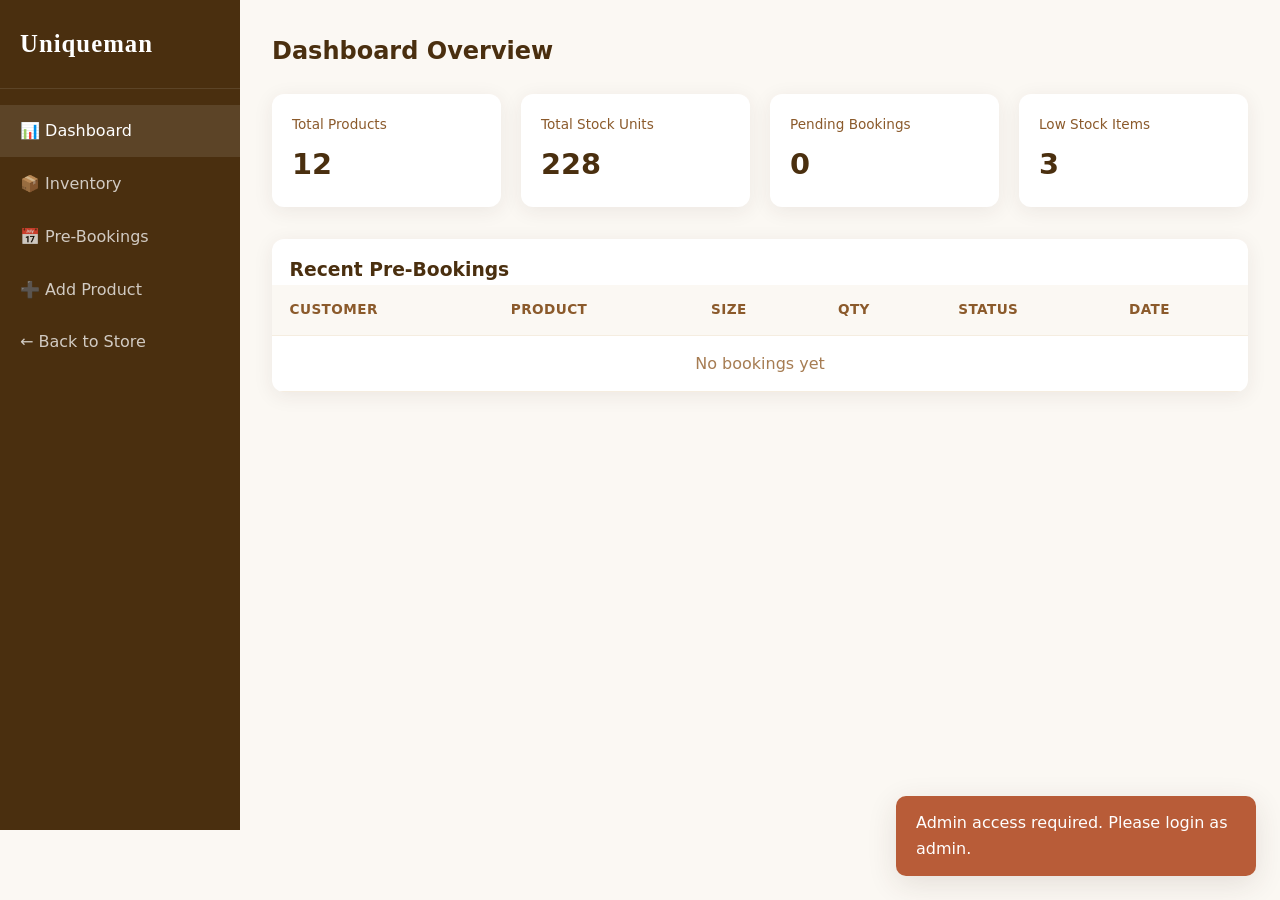
<file: admin.html>
<!DOCTYPE html>
<html lang="en">
<head>
  <meta charset="UTF-8">
  <meta name="viewport" content="width=device-width, initial-scale=1.0">
  <title>Admin Dashboard | Uniqueman</title>
  <link rel="stylesheet" href="css/style.css">
</head>
<body>
  <div id="header"></div>

  <div class="admin-mobile-nav" id="admin-mobile-nav">
    <a href="#dashboard" class="active" onclick="showSection('dashboard', this)">📊 Dashboard</a>
    <a href="#inventory" onclick="showSection('inventory', this)">📦 Inventory</a>
    <a href="#bookings" onclick="showSection('bookings', this)">📅 Bookings</a>
    <a href="#add-product" onclick="showSection('add-product', this)">➕ Add</a>
    <a href="index.html">← Store</a>
  </div>

  <div class="admin-layout">
    <aside class="admin-sidebar">
      <div class="logo" style="padding:0 1.25rem 1.5rem; color: white; font-family: Georgia, serif; letter-spacing: 0.04em;">
        Uniqueman
      </div>
      <ul class="admin-nav">
        <li><a href="#dashboard" class="active" onclick="showSection('dashboard', this)">📊 Dashboard</a></li>
        <li><a href="#inventory" onclick="showSection('inventory', this)">📦 Inventory</a></li>
        <li><a href="#bookings" onclick="showSection('bookings', this)">📅 Pre-Bookings</a></li>
        <li><a href="#add-product" onclick="showSection('add-product', this)">➕ Add Product</a></li>
        <li><a href="index.html">← Back to Store</a></li>
      </ul>
    </aside>

    <main class="admin-content">
      <div id="section-dashboard">
        <h2 style="margin-bottom:1.5rem">Dashboard Overview</h2>
        <div class="stats-grid" id="stats-grid"></div>
        <div class="table-wrapper">
          <h3 style="padding:1rem 1.1rem 0">Recent Pre-Bookings</h3>
          <table>
            <thead>
              <tr>
                <th>Customer</th>
                <th>Product</th>
                <th>Size</th>
                <th>Qty</th>
                <th>Status</th>
                <th>Date</th>
              </tr>
            </thead>
            <tbody id="recent-bookings"></tbody>
          </table>
        </div>
      </div>

      <div id="section-inventory" class="hidden">
        <div class="flex justify-between items-center mb-2">
          <h2>Inventory Management</h2>
          <button class="btn btn-primary btn-sm" onclick="showSection('add-product')">+ Add Product</button>
        </div>
        <div class="table-wrapper">
          <table>
            <thead>
              <tr>
                <th>Image</th>
                <th>Name</th>
                <th>Category</th>
                <th>Price</th>
                <th>Stock</th>
                <th>Actions</th>
              </tr>
            </thead>
            <tbody id="inventory-table"></tbody>
          </table>
        </div>
      </div>

      <div id="section-bookings" class="hidden">
        <h2 style="margin-bottom:1.5rem">Pre-Bookings</h2>
        <div class="table-wrapper">
          <table>
            <thead>
              <tr>
                <th>ID</th>
                <th>Customer</th>
                <th>Product</th>
                <th>Size / Qty</th>
                <th>Phone</th>
                <th>Status</th>
                <th>Actions</th>
              </tr>
            </thead>
            <tbody id="bookings-table"></tbody>
          </table>
        </div>
      </div>

      <div id="section-add-product" class="hidden">
        <h2 style="margin-bottom:1.5rem" id="product-form-title">Add New Product</h2>
        <div style="background:white;padding:1.5rem;border-radius:12px;box-shadow:var(--shadow);max-width:600px">
          <form id="product-form" onsubmit="handleProductSubmit(event)">
            <input type="hidden" id="edit-product-id">
            <div class="form-group">
              <label>Product Name *</label>
              <input type="text" id="p-name" class="form-control" required>
            </div>
            <div class="form-row">
              <div class="form-group">
                <label>Category *</label>
                <select id="p-category" class="form-control" required>
                  <option value="Shirts">Shirts</option>
                  <option value="Trousers">Trousers</option>
                  <option value="T-Shirts">T-Shirts</option>
                  <option value="Jackets">Jackets</option>
                  <option value="Accessories">Accessories</option>
                </select>
              </div>
              <div class="form-group">
                <label>Price (₹) *</label>
                <input type="number" id="p-price" class="form-control" min="0" required>
              </div>
            </div>
            <div class="form-row">
              <div class="form-group">
                <label>Original Price (optional)</label>
                <input type="number" id="p-original" class="form-control" min="0">
              </div>
              <div class="form-group">
                <label>Stock Quantity *</label>
                <input type="number" id="p-stock" class="form-control" min="0" required>
              </div>
            </div>
            <div class="form-group">
              <label>Sizes (comma separated) *</label>
              <input type="text" id="p-sizes" class="form-control" placeholder="S, M, L, XL" required>
            </div>
            <div class="form-group">
              <label>Image URL</label>
              <input type="url" id="p-image" class="form-control" placeholder="https://...">
            </div>
            <div class="form-group">
              <label>Description</label>
              <textarea id="p-desc" class="form-control" rows="2"></textarea>
            </div>
            <div class="form-group">
              <label>Badge (optional)</label>
              <input type="text" id="p-badge" class="form-control" placeholder="New, Bestseller, etc.">
            </div>
            <button type="submit" class="btn btn-primary">Save Product</button>
            <button type="button" class="btn btn-secondary" onclick="resetProductForm()">Cancel</button>
          </form>
        </div>
      </div>
    </main>
  </div>

  <script src="js/app.js"></script>
  <script>
    initData();

    if (!isAdmin()) {
      showToast('Admin access required. Please login as admin.', 'error');
      setTimeout(() => window.location.href = 'login.html', 1200);
    } else {
      document.getElementById('header').innerHTML = renderHeader('admin');
    }

    function showSection(name, linkEl) {
      document.querySelectorAll('[id^="section-"]').forEach(el => el.classList.add('hidden'));
      const section = document.getElementById('section-' + name);
      if (section) section.classList.remove('hidden');

      document.querySelectorAll('.admin-nav a').forEach(a => a.classList.remove('active'));
      document.querySelectorAll('.admin-mobile-nav a').forEach(a => a.classList.remove('active'));

      if (linkEl) {
        linkEl.classList.add('active');
        const href = linkEl.getAttribute('href');
        if (href) {
          document.querySelectorAll('.admin-nav a[href="' + href + '"], .admin-mobile-nav a[href="' + href + '"]').forEach(a => a.classList.add('active'));
        }
      }

      if (name === 'dashboard') loadDashboard();
      if (name === 'inventory') loadInventory();
      if (name === 'bookings') loadBookings();
      if (name === 'add-product') resetProductForm();
    }

    function loadDashboard() {
      const products = getProducts();
      const bookings = getBookings();
      const pending = bookings.filter(b => b.status === 'pending').length;
      const totalStock = products.reduce((s, p) => s + (p.stock || 0), 0);
      const lowStock = products.filter(p => p.stock > 0 && p.stock <= 10).length;

      document.getElementById('stats-grid').innerHTML = `
        <div class="stat-card"><div class="label">Total Products</div><div class="value">${products.length}</div></div>
        <div class="stat-card"><div class="label">Total Stock Units</div><div class="value">${totalStock}</div></div>
        <div class="stat-card"><div class="label">Pending Bookings</div><div class="value">${pending}</div></div>
        <div class="stat-card"><div class="label">Low Stock Items</div><div class="value">${lowStock}</div></div>
      `;

      const recent = bookings.slice(0, 5);
      document.getElementById('recent-bookings').innerHTML = recent.length ? recent.map(b => `
        <tr>
          <td>${b.userName}</td>
          <td>${b.productName}</td>
          <td>${b.size}</td>
          <td>${b.quantity}</td>
          <td><span style="padding:0.2rem 0.6rem;border-radius:12px;font-size:0.8rem;background:${b.status==='pending'?'#FFF3CD':b.status==='confirmed'?'#D4EDDA':'#F8D7DA'}">${b.status}</span></td>
          <td>${new Date(b.createdAt).toLocaleDateString()}</td>
        </tr>
      `).join('') : '<tr><td colspan="6" style="text-align:center;color:var(--coffee-500)">No bookings yet</td></tr>';
    }

    function loadInventory() {
      const products = getProducts();
      document.getElementById('inventory-table').innerHTML = products.map(p => `
        <tr>
          <td><img src="${p.image}" alt="" style="width:48px;height:60px;object-fit:cover;border-radius:6px" onerror="this.src='https://via.placeholder.com/48x60'"></td>
          <td><strong>${p.name}</strong></td>
          <td>${p.category}</td>
          <td>${formatPrice(p.price)}</td>
          <td class="${getStockClass(p.stock)}">${p.stock}</td>
          <td>
            <button class="btn btn-sm btn-secondary" onclick="editProduct('${p.id}')">Edit</button>
            <button class="btn btn-sm btn-danger" onclick="confirmDelete('${p.id}')">Delete</button>
          </td>
        </tr>
      `).join('');
    }

    function loadBookings() {
      const bookings = getBookings();
      document.getElementById('bookings-table').innerHTML = bookings.length ? bookings.map(b => `
        <tr>
          <td style="font-size:0.85rem">${b.id.slice(-6)}</td>
          <td>${b.userName}<br><small style="color:var(--coffee-500)">${b.userEmail}</small></td>
          <td>${b.productName}</td>
          <td>${b.size} × ${b.quantity}</td>
          <td><a href="tel:${b.phone}">${b.phone}</a></td>
          <td><span style="padding:0.2rem 0.6rem;border-radius:12px;font-size:0.8rem;background:${b.status==='pending'?'#FFF3CD':b.status==='confirmed'?'#D4EDDA':'#F8D7DA'}">${b.status}</span></td>
          <td>
            ${b.status === 'pending' ? `
              <button class="btn btn-sm btn-primary" onclick="setBookingStatus('${b.id}','confirmed')">Confirm</button>
              <button class="btn btn-sm btn-danger" onclick="setBookingStatus('${b.id}','cancelled')">Cancel</button>
            ` : '-'}
          </td>
        </tr>
      `).join('') : '<tr><td colspan="7" style="text-align:center">No pre-bookings yet</td></tr>';
    }

    function setBookingStatus(id, status) {
      updateBookingStatus(id, status);
      showToast('Booking marked as ' + status, 'success');
      loadBookings();
      loadDashboard();
    }

    function editProduct(id) {
      const p = getProductById(id);
      if (!p) return;
      document.getElementById('edit-product-id').value = p.id;
      document.getElementById('p-name').value = p.name;
      document.getElementById('p-category').value = p.category;
      document.getElementById('p-price').value = p.price;
      document.getElementById('p-original').value = p.originalPrice || '';
      document.getElementById('p-stock').value = p.stock;
      document.getElementById('p-sizes').value = p.sizes.join(', ');
      document.getElementById('p-image').value = p.image || '';
      document.getElementById('p-desc').value = p.description || '';
      document.getElementById('p-badge').value = p.badge || '';
      document.getElementById('product-form-title').textContent = 'Edit Product';
      showSection('add-product');
    }

    function resetProductForm() {
      document.getElementById('product-form').reset();
      document.getElementById('edit-product-id').value = '';
      document.getElementById('product-form-title').textContent = 'Add New Product';
    }

    function handleProductSubmit(e) {
      e.preventDefault();
      const id = document.getElementById('edit-product-id').value;
      const data = {
        name: document.getElementById('p-name').value,
        category: document.getElementById('p-category').value,
        price: Number(document.getElementById('p-price').value),
        originalPrice: document.getElementById('p-original').value ? Number(document.getElementById('p-original').value) : null,
        stock: Number(document.getElementById('p-stock').value),
        sizes: document.getElementById('p-sizes').value.split(',').map(s => s.trim()).filter(Boolean),
        image: document.getElementById('p-image').value || 'https://via.placeholder.com/400x500/E8D5B7/8B5A2B?text=Uniqueman',
        description: document.getElementById('p-desc').value,
        badge: document.getElementById('p-badge').value || null
      };

      if (id) {
        updateProduct(id, data);
        showToast('Product updated', 'success');
      } else {
        addProduct(data);
        showToast('Product added', 'success');
      }
      resetProductForm();
      showSection('inventory');
    }

    function confirmDelete(id) {
      if (confirm('Delete this product permanently?')) {
        deleteProduct(id);
        showToast('Product deleted', 'success');
        loadInventory();
      }
    }

    loadDashboard();
  </script>
</body>
</html>
</file>
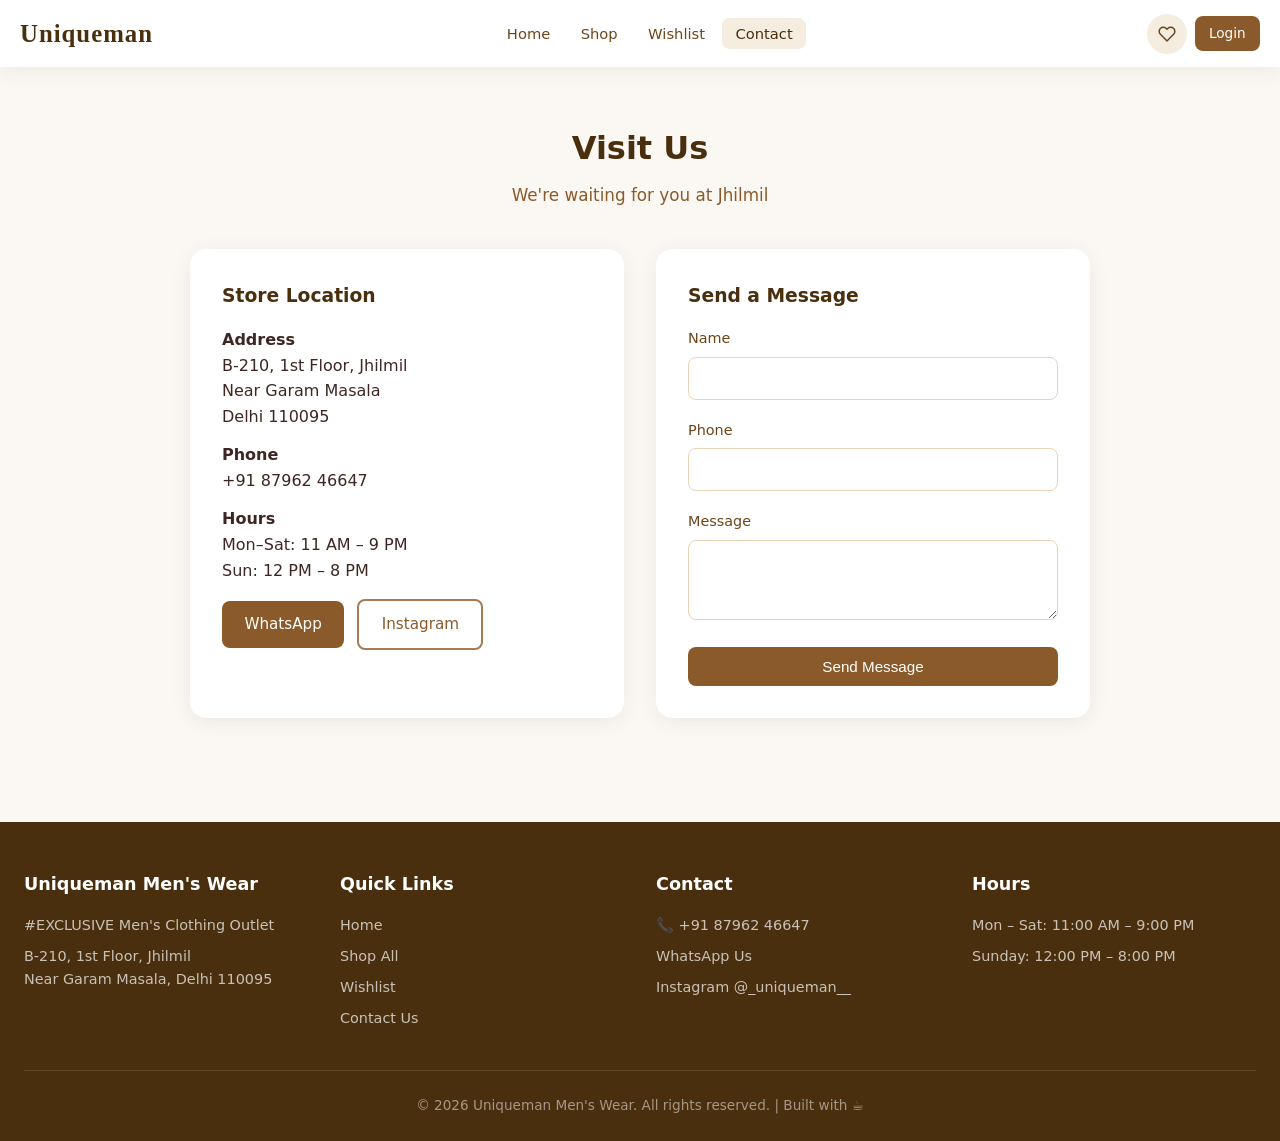
<file: contact.html>
<!DOCTYPE html>
<html lang="en">
<head>
  <meta charset="UTF-8">
  <meta name="viewport" content="width=device-width, initial-scale=1.0">
  <title>Contact | Uniqueman Men's Wear</title>
  <link rel="stylesheet" href="css/style.css">
</head>
<body>
  <div id="header"></div>

  <section class="section">
    <div class="container">
      <h2 class="section-title">Visit Us</h2>
      <p class="section-subtitle">We're waiting for you at Jhilmil</p>

      <div style="display:grid;grid-template-columns:repeat(auto-fit,minmax(280px,1fr));gap:2rem;max-width:900px;margin:0 auto">
        <div style="background:white;padding:2rem;border-radius:16px;box-shadow:var(--shadow)">
          <h3 style="margin-bottom:1rem">Store Location</h3>
          <p style="margin-bottom:0.8rem"><strong>Address</strong><br>B-210, 1st Floor, Jhilmil<br>Near Garam Masala<br>Delhi 110095</p>
          <p style="margin-bottom:0.8rem"><strong>Phone</strong><br><a href="tel:+918796246647">+91 87962 46647</a></p>
          <p style="margin-bottom:1rem"><strong>Hours</strong><br>Mon–Sat: 11 AM – 9 PM<br>Sun: 12 PM – 8 PM</p>
          <a href="https://wa.me/918796246647" target="_blank" class="btn btn-primary" style="margin-right:0.5rem">WhatsApp</a>
          <a href="https://www.instagram.com/_uniqueman__/" target="_blank" class="btn btn-outline">Instagram</a>
        </div>

        <div style="background:white;padding:2rem;border-radius:16px;box-shadow:var(--shadow)">
          <h3 style="margin-bottom:1rem">Send a Message</h3>
          <form onsubmit="handleContact(event)">
            <div class="form-group">
              <label>Name</label>
              <input type="text" name="name" class="form-control" required>
            </div>
            <div class="form-group">
              <label>Phone</label>
              <input type="tel" name="phone" class="form-control" required>
            </div>
            <div class="form-group">
              <label>Message</label>
              <textarea name="message" class="form-control" rows="3" required></textarea>
            </div>
            <button type="submit" class="btn btn-primary btn-block">Send Message</button>
          </form>
        </div>
      </div>
    </div>
  </section>

  <div id="footer"></div>

  <script src="js/app.js"></script>
  <script>
    document.getElementById('header').innerHTML = renderHeader('contact');
    document.getElementById('footer').innerHTML = renderFooter();

    function handleContact(e) {
      e.preventDefault();
      showToast('Thanks! We will get back to you soon on WhatsApp/phone.', 'success');
      e.target.reset();
    }
  </script>
</body>
</html>
</file>
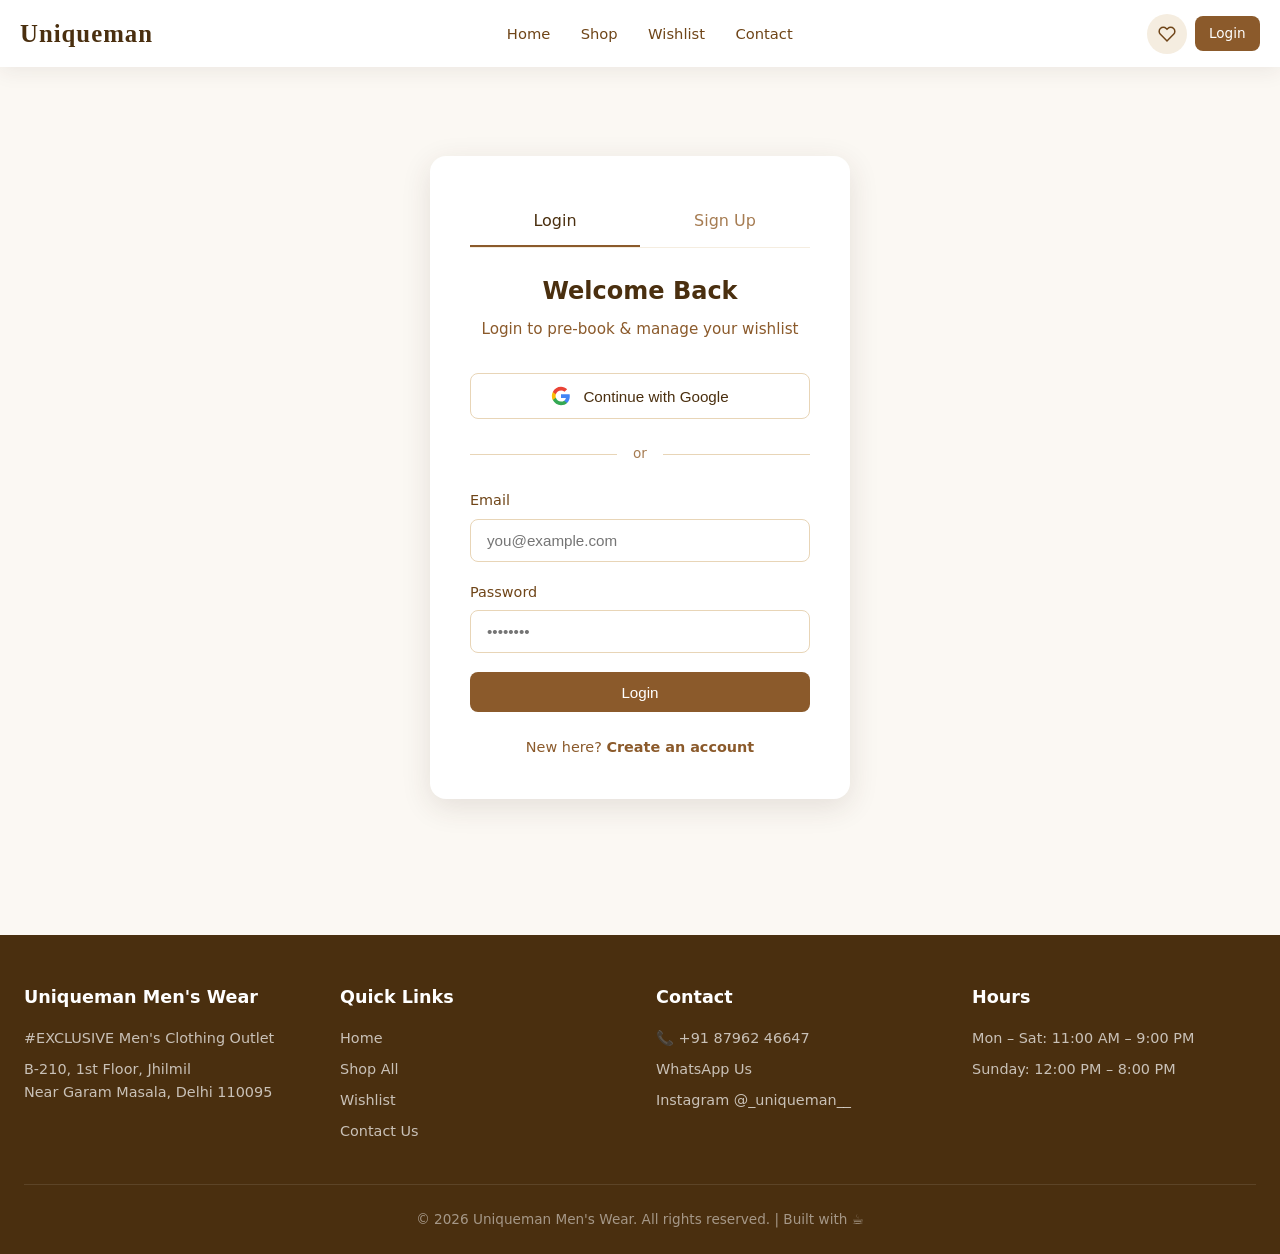
<file: login.html>
<!DOCTYPE html>
<html lang="en">
<head>
  <meta charset="UTF-8">
  <meta name="viewport" content="width=device-width, initial-scale=1.0">
  <title>Login | Uniqueman Men's Wear</title>
  <link rel="stylesheet" href="css/style.css">
  <style>
    .divider { display: flex; align-items: center; gap: 1rem; margin: 1.5rem 0; color: var(--coffee-500); font-size: 0.85rem; }
    .divider::before, .divider::after { content: ''; flex: 1; height: 1px; background: var(--coffee-200); }
    .google-btn {
      display: flex; align-items: center; justify-content: center; gap: 0.75rem; width: 100%;
      padding: 0.75rem 1rem; border: 1.5px solid var(--coffee-200); border-radius: 8px;
      background: white; font-size: 0.95rem; font-weight: 500; color: var(--coffee-800);
      cursor: pointer; transition: var(--transition);
    }
    .google-btn:hover { background: var(--coffee-50); border-color: var(--coffee-300); }
    .auth-tabs { display: flex; margin-bottom: 1.5rem; border-bottom: 1px solid var(--coffee-100); }
    .auth-tabs a { flex: 1; text-align: center; padding: 0.75rem; font-weight: 500; color: var(--coffee-500); border-bottom: 2px solid transparent; }
    .auth-tabs a.active { color: var(--coffee-800); border-bottom-color: var(--coffee-600); }
  </style>
</head>
<body>
  <div id="header"></div>
  <div class="auth-page">
    <div class="auth-card">
      <div class="auth-tabs">
        <a href="login.html" class="active">Login</a>
        <a href="register.html">Sign Up</a>
      </div>
      <h2>Welcome Back</h2>
      <p class="subtitle">Login to pre-book & manage your wishlist</p>
      <button type="button" class="google-btn" id="google-signin-btn" onclick="handleGoogleSignIn()">
        <svg width="20" height="20" viewBox="0 0 24 24">
          <path fill="#4285F4" d="M22.56 12.25c0-.78-.07-1.53-.2-2.25H12v4.26h5.92c-.26 1.37-1.04 2.53-2.21 3.31v2.77h3.57c2.08-1.92 3.28-4.74 3.28-8.09z"/>
          <path fill="#34A853" d="M12 23c2.97 0 5.46-.98 7.28-2.66l-3.57-2.77c-.98.66-2.23 1.06-3.71 1.06-2.86 0-5.29-1.93-6.16-4.53H2.18v2.84C3.99 20.53 7.7 23 12 23z"/>
          <path fill="#FBBC05" d="M5.84 14.09c-.22-.66-.35-1.36-.35-2.09s.13-1.43.35-2.09V7.07H2.18C1.43 8.55 1 10.22 1 12s.43 3.45 1.18 4.93l2.85-2.22.81-.62z"/>
          <path fill="#EA4335" d="M12 5.38c1.62 0 3.06.56 4.21 1.64l3.15-3.15C17.45 2.09 14.97 1 12 1 7.7 1 3.99 3.47 2.18 7.07l3.66 2.84c.87-2.6 3.3-4.53 6.16-4.53z"/>
        </svg>
        Continue with Google
      </button>
      <div class="divider">or</div>
      <form id="login-form" onsubmit="handleLogin(event)">
        <div class="form-group">
          <label>Email</label>
          <input type="email" name="email" class="form-control" placeholder="you@example.com" required autocomplete="email">
        </div>
        <div class="form-group">
          <label>Password</label>
          <input type="password" name="password" class="form-control" placeholder="••••••••" required autocomplete="current-password">
        </div>
        <button type="submit" class="btn btn-primary btn-block">Login</button>
      </form>
      <div class="auth-footer">
        New here? <a href="register.html">Create an account</a>
      </div>
    </div>
  </div>
  <div id="footer"></div>
  <script src="js/app.js"></script>
  <script>
    document.getElementById('header').innerHTML = renderHeader('');
    document.getElementById('footer').innerHTML = renderFooter();
    if (isLoggedIn()) window.location.href = isAdmin() ? 'admin.html' : 'index.html';
    async function handleLogin(e) {
      e.preventDefault();
      const form = e.target;
      const result = await login(form.email.value, form.password.value);
      if (result.success) {
        showToast('Welcome back, ' + result.user.name + '!', 'success');
        setTimeout(() => { window.location.href = result.user.role === 'admin' ? 'admin.html' : 'index.html'; }, 800);
      } else showToast(result.message, 'error');
    }
    function handleGoogleSignIn() {
      const name = prompt('Google Sign-In (Demo)\n\nEnter your name:');
      if (!name || !name.trim()) return;
      const email = prompt('Enter your Google email:');
      if (!email || !email.includes('@')) { showToast('Valid email required', 'error'); return; }
      const result = loginOrRegisterWithGoogle(name.trim(), email.trim().toLowerCase());
      if (result.success) {
        showToast('Signed in with Google!', 'success');
        setTimeout(() => { window.location.href = result.user.role === 'admin' ? 'admin.html' : 'index.html'; }, 800);
      } else showToast(result.message || 'Something went wrong', 'error');
    }
  </script>
</body>
</html>
</file>
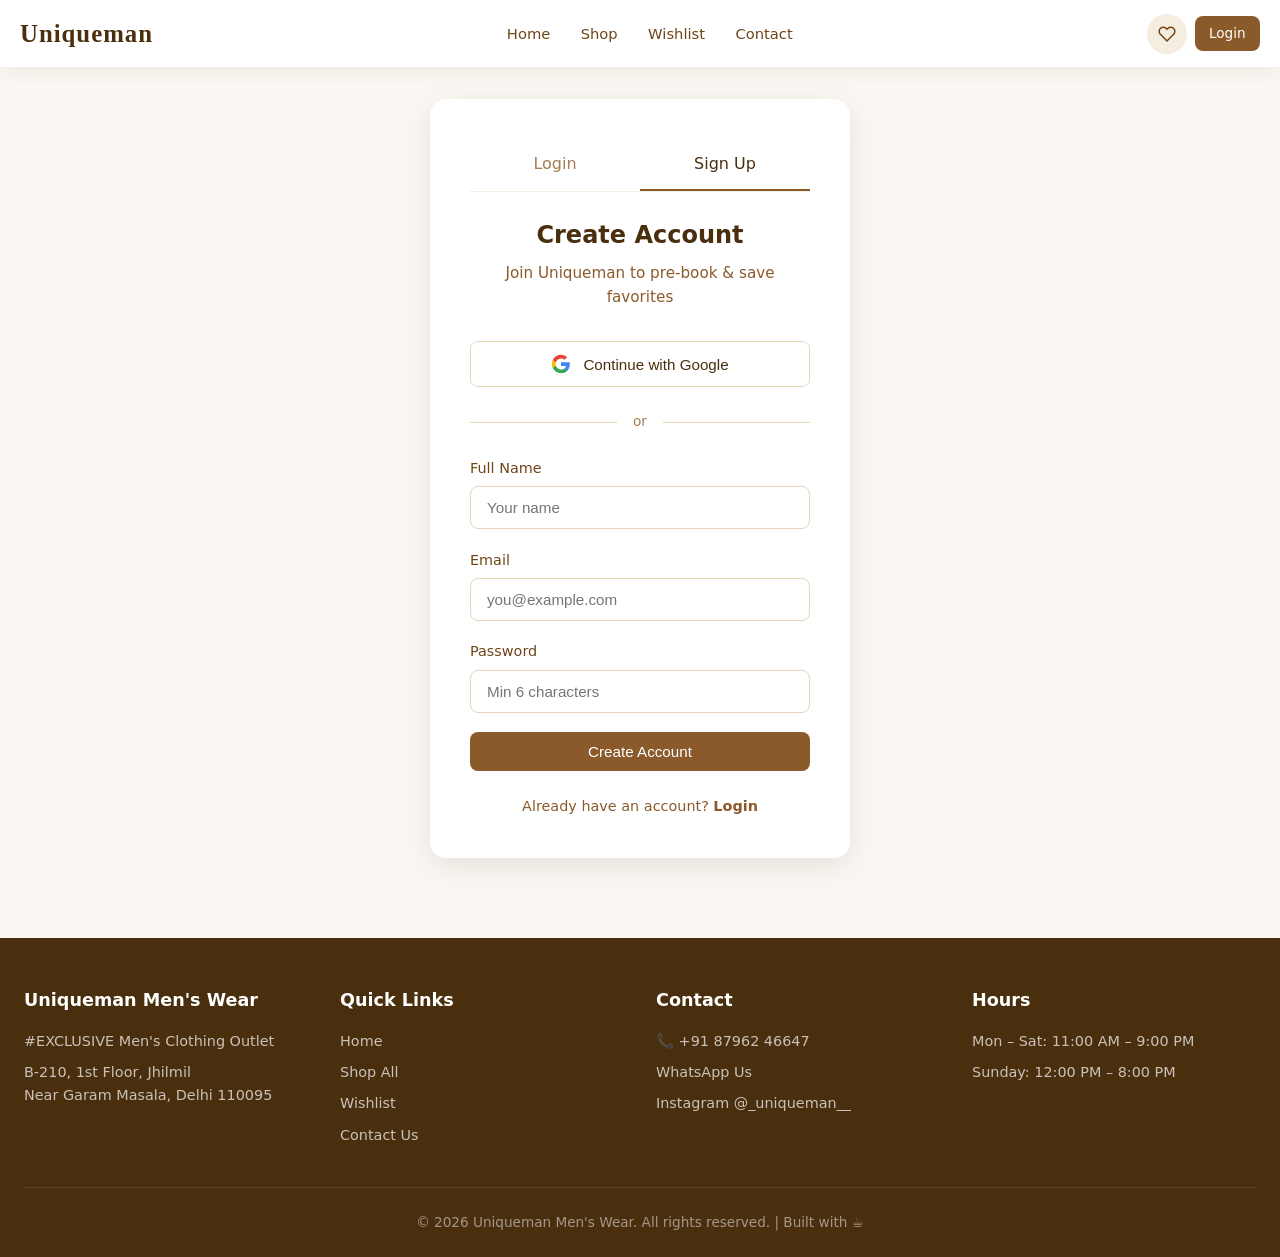
<file: register.html>
<!DOCTYPE html>
<html lang="en">
<head>
  <meta charset="UTF-8">
  <meta name="viewport" content="width=device-width, initial-scale=1.0">
  <title>Sign Up | Uniqueman Men's Wear</title>
  <link rel="stylesheet" href="css/style.css">
  <style>
    .divider { display: flex; align-items: center; gap: 1rem; margin: 1.5rem 0; color: var(--coffee-500); font-size: 0.85rem; }
    .divider::before, .divider::after { content: ''; flex: 1; height: 1px; background: var(--coffee-200); }
    .google-btn {
      display: flex; align-items: center; justify-content: center; gap: 0.75rem; width: 100%;
      padding: 0.75rem 1rem; border: 1.5px solid var(--coffee-200); border-radius: 8px;
      background: white; font-size: 0.95rem; font-weight: 500; color: var(--coffee-800);
      cursor: pointer; transition: var(--transition);
    }
    .google-btn:hover { background: var(--coffee-50); border-color: var(--coffee-300); }
    .auth-tabs { display: flex; margin-bottom: 1.5rem; border-bottom: 1px solid var(--coffee-100); }
    .auth-tabs a { flex: 1; text-align: center; padding: 0.75rem; font-weight: 500; color: var(--coffee-500); border-bottom: 2px solid transparent; }
    .auth-tabs a.active { color: var(--coffee-800); border-bottom-color: var(--coffee-600); }
  </style>
</head>
<body>
  <div id="header"></div>
  <div class="auth-page">
    <div class="auth-card">
      <div class="auth-tabs">
        <a href="login.html">Login</a>
        <a href="register.html" class="active">Sign Up</a>
      </div>
      <h2>Create Account</h2>
      <p class="subtitle">Join Uniqueman to pre-book & save favorites</p>
      <button type="button" class="google-btn" onclick="handleGoogleSignIn()">
        <svg width="20" height="20" viewBox="0 0 24 24">
          <path fill="#4285F4" d="M22.56 12.25c0-.78-.07-1.53-.2-2.25H12v4.26h5.92c-.26 1.37-1.04 2.53-2.21 3.31v2.77h3.57c2.08-1.92 3.28-4.74 3.28-8.09z"/>
          <path fill="#34A853" d="M12 23c2.97 0 5.46-.98 7.28-2.66l-3.57-2.77c-.98.66-2.23 1.06-3.71 1.06-2.86 0-5.29-1.93-6.16-4.53H2.18v2.84C3.99 20.53 7.7 23 12 23z"/>
          <path fill="#FBBC05" d="M5.84 14.09c-.22-.66-.35-1.36-.35-2.09s.13-1.43.35-2.09V7.07H2.18C1.43 8.55 1 10.22 1 12s.43 3.45 1.18 4.93l2.85-2.22.81-.62z"/>
          <path fill="#EA4335" d="M12 5.38c1.62 0 3.06.56 4.21 1.64l3.15-3.15C17.45 2.09 14.97 1 12 1 7.7 1 3.99 3.47 2.18 7.07l3.66 2.84c.87-2.6 3.3-4.53 6.16-4.53z"/>
        </svg>
        Continue with Google
      </button>
      <div class="divider">or</div>
      <form id="register-form" onsubmit="handleRegister(event)">
        <div class="form-group">
          <label>Full Name</label>
          <input type="text" name="name" class="form-control" placeholder="Your name" required autocomplete="name">
        </div>
        <div class="form-group">
          <label>Email</label>
          <input type="email" name="email" class="form-control" placeholder="you@example.com" required autocomplete="email">
        </div>
        <div class="form-group">
          <label>Password</label>
          <input type="password" name="password" class="form-control" placeholder="Min 6 characters" minlength="6" required autocomplete="new-password">
        </div>
        <button type="submit" class="btn btn-primary btn-block">Create Account</button>
      </form>
      <div class="auth-footer">
        Already have an account? <a href="login.html">Login</a>
      </div>
    </div>
  </div>
  <div id="footer"></div>
  <script src="js/app.js"></script>
  <script>
    document.getElementById('header').innerHTML = renderHeader('');
    document.getElementById('footer').innerHTML = renderFooter();
    if (isLoggedIn()) window.location.href = 'index.html';
    async function handleRegister(e) {
      e.preventDefault();
      const form = e.target;
      const result = await register(form.name.value, form.email.value, form.password.value);
      if (result.success) {
        showToast('Account created! Welcome to Uniqueman.', 'success');
        setTimeout(() => window.location.href = 'index.html', 800);
      } else showToast(result.message, 'error');
    }
    function handleGoogleSignIn() {
      const name = prompt('Google Sign-In (Demo)\n\nEnter your name:');
      if (!name || !name.trim()) return;
      const email = prompt('Enter your Google email:');
      if (!email || !email.includes('@')) { showToast('Valid email required', 'error'); return; }
      const result = loginOrRegisterWithGoogle(name.trim(), email.trim().toLowerCase());
      if (result.success) {
        showToast('Signed in with Google!', 'success');
        setTimeout(() => window.location.href = 'index.html', 800);
      } else showToast(result.message || 'Something went wrong', 'error');
    }
  </script>
</body>
</html>
</file>
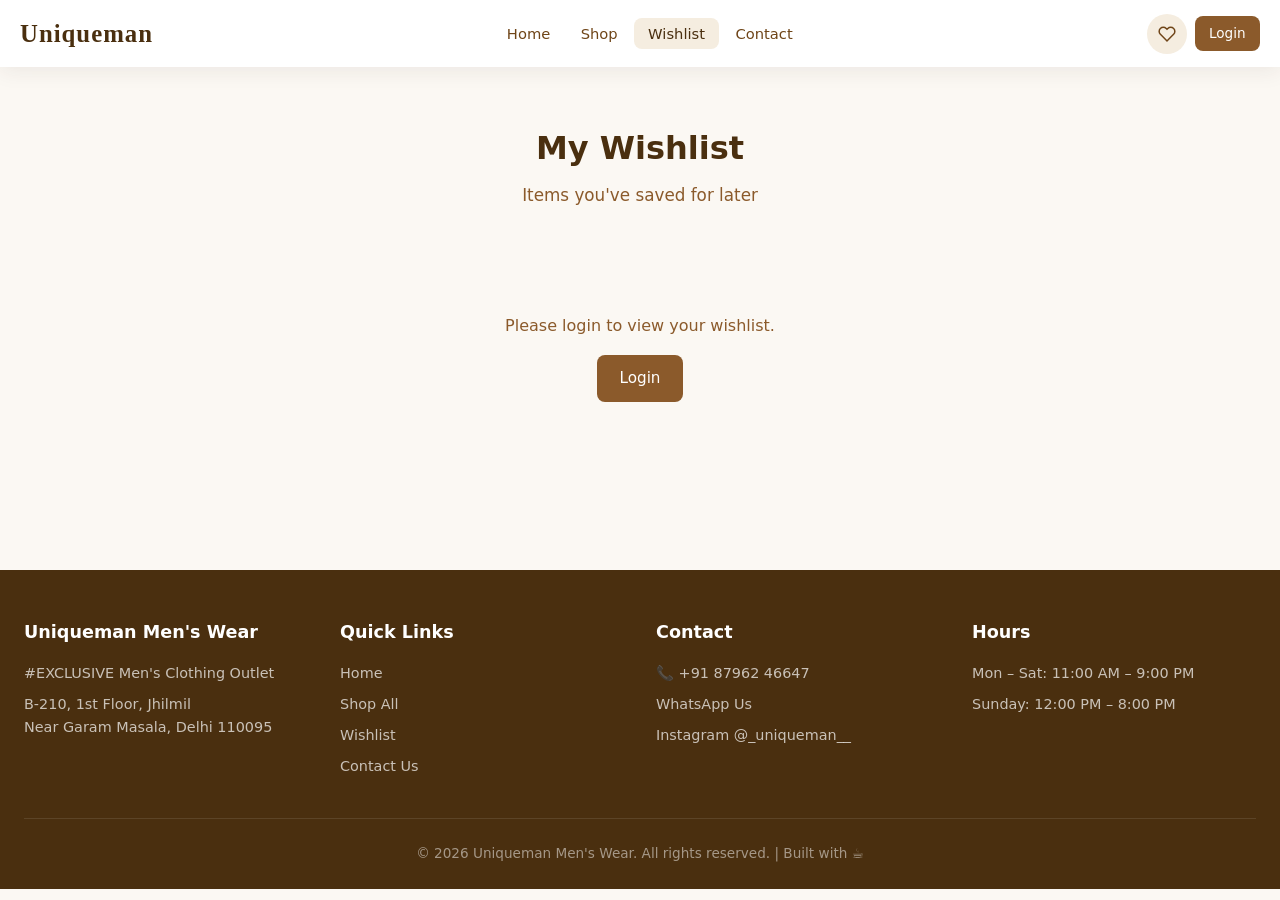
<file: wishlist.html>
<!DOCTYPE html>
<html lang="en">
<head>
  <meta charset="UTF-8">
  <meta name="viewport" content="width=device-width, initial-scale=1.0">
  <title>Wishlist | Uniqueman Men's Wear</title>
  <link rel="stylesheet" href="css/style.css">
</head>
<body>
  <div id="header"></div>

  <section class="section">
    <div class="container">
      <h2 class="section-title">My Wishlist</h2>
      <p class="section-subtitle">Items you've saved for later</p>
      <div class="product-grid" id="wishlist-grid"></div>
      <div id="empty-wishlist" class="empty-state hidden">
        <svg width="64" height="64" viewBox="0 0 24 24" fill="none" stroke="currentColor" stroke-width="1.5">
          <path d="M20.84 4.61a5.5 5.5 0 0 0-7.78 0L12 5.67l-1.06-1.06a5.5 5.5 0 0 0-7.78 7.78l1.06 1.06L12 21.23l7.78-7.78 1.06-1.06a5.5 5.5 0 0 0 0-7.78z"/>
        </svg>
        <p>Your wishlist is empty.</p>
        <a href="products.html" class="btn btn-primary mt-2">Browse Collection</a>
      </div>
    </div>
  </section>

  <div id="footer"></div>

  <script src="js/app.js"></script>
  <script>
    document.getElementById('header').innerHTML = renderHeader('wishlist');
    document.getElementById('footer').innerHTML = renderFooter();

    function loadWishlist() {
      if (!isLoggedIn()) {
        document.getElementById('wishlist-grid').innerHTML = '';
        document.getElementById('empty-wishlist').classList.remove('hidden');
        document.getElementById('empty-wishlist').innerHTML = `
          <p>Please login to view your wishlist.</p>
          <a href="login.html" class="btn btn-primary mt-2">Login</a>
        `;
        return;
      }

      const ids = getWishlist();
      const products = getProducts().filter(p => ids.includes(p.id));
      const grid = document.getElementById('wishlist-grid');
      const empty = document.getElementById('empty-wishlist');

      if (products.length === 0) {
        grid.innerHTML = '';
        empty.classList.remove('hidden');
      } else {
        empty.classList.add('hidden');
        grid.innerHTML = products.map(renderProductCard).join('');
      }
    }

    loadWishlist();
  </script>
</body>
</html>
</file>
<file: css/style.css>
/* Uniqueman Men's Wear - Light Coffee Theme */
:root {
  --coffee-50: #FBF8F3;
  --coffee-100: #F5EDE0;
  --coffee-200: #E8D5B7;
  --coffee-300: #D4B896;
  --coffee-400: #C4A484;
  --coffee-500: #A67C52;
  --coffee-600: #8B5A2B;
  --coffee-700: #6F4518;
  --coffee-800: #4A2F0F;
  --coffee-900: #3E2723;
  --cream: #FBF8F3;
  --white: #FFFFFF;
  --success: #4A7C59;
  --danger: #B85C38;
  --warning: #C9A227;
  --shadow: 0 4px 20px rgba(62, 39, 35, 0.08);
  --shadow-hover: 0 8px 30px rgba(62, 39, 35, 0.12);
  --radius: 12px;
  --transition: all 0.25s ease;
}

* { margin: 0; padding: 0; box-sizing: border-box; }
body {
  font-family: 'Segoe UI', system-ui, -apple-system, sans-serif;
  background-color: var(--coffee-50);
  color: var(--coffee-900);
  line-height: 1.6;
  min-height: 100vh;
}
a { text-decoration: none; color: inherit; transition: var(--transition); }
img { max-width: 100%; display: block; }
h1, h2, h3, h4 { font-weight: 600; color: var(--coffee-800); }

.btn {
  display: inline-flex; align-items: center; justify-content: center; gap: 0.5rem;
  padding: 0.7rem 1.4rem; border: none; border-radius: 8px;
  font-size: 0.95rem; font-weight: 500; cursor: pointer; transition: var(--transition); text-align: center;
}
.btn-primary { background: var(--coffee-600); color: white; }
.btn-primary:hover { background: var(--coffee-700); transform: translateY(-1px); box-shadow: var(--shadow); }
.btn-secondary { background: var(--coffee-200); color: var(--coffee-800); }
.btn-secondary:hover { background: var(--coffee-300); }
.btn-outline { background: transparent; border: 2px solid var(--coffee-500); color: var(--coffee-600); }
.btn-outline:hover { background: var(--coffee-500); color: white; }
.btn-danger { background: var(--danger); color: white; }
.btn-sm { padding: 0.4rem 0.9rem; font-size: 0.85rem; }
.btn-block { width: 100%; }
.btn:disabled { opacity: 0.6; cursor: not-allowed; }

.header { background: var(--white); box-shadow: var(--shadow); position: sticky; top: 0; z-index: 100; }
.nav-container {
  max-width: 1280px; margin: 0 auto; padding: 0.85rem 1.25rem;
  display: flex; align-items: center; justify-content: space-between; gap: 0.75rem; flex-wrap: nowrap;
}
.logo {
  font-family: 'Georgia', 'Times New Roman', serif;
  font-size: 1.55rem; font-weight: 600; letter-spacing: 0.04em;
  color: var(--coffee-800); white-space: nowrap; flex-shrink: 0;
}
.nav-links { display: flex; align-items: center; gap: 0.2rem; list-style: none; }
.nav-links a { padding: 0.45rem 0.85rem; border-radius: 8px; font-weight: 500; font-size: 0.92rem; color: var(--coffee-700); }
.nav-links a:hover, .nav-links a.active { background: var(--coffee-100); color: var(--coffee-800); }
.nav-actions { display: flex; align-items: center; gap: 0.5rem; flex-shrink: 0; }
.nav-actions .user-greeting {
  font-size: 0.85rem; color: var(--coffee-700); white-space: nowrap;
  max-width: 90px; overflow: hidden; text-overflow: ellipsis;
}
.icon-btn {
  position: relative; width: 40px; height: 40px; border-radius: 50%; border: none;
  background: var(--coffee-100); color: var(--coffee-700); cursor: pointer;
  display: flex; align-items: center; justify-content: center; transition: var(--transition);
}
.icon-btn:hover { background: var(--coffee-200); }
.badge {
  position: absolute; top: -2px; right: -2px; background: var(--danger); color: white;
  font-size: 0.7rem; font-weight: 600; width: 18px; height: 18px; border-radius: 50%;
  display: flex; align-items: center; justify-content: center;
}
.mobile-toggle { display: none; background: none; border: none; font-size: 1.5rem; color: var(--coffee-700); cursor: pointer; }

.hero {
  background: linear-gradient(135deg, var(--coffee-100) 0%, var(--coffee-200) 100%);
  padding: 4rem 1.5rem; text-align: center; position: relative; overflow: hidden;
}
.hero-content { max-width: 800px; margin: 0 auto; position: relative; z-index: 1; }
.hero h1 { font-size: 2.8rem; margin-bottom: 1rem; line-height: 1.2; }
.hero p { font-size: 1.15rem; color: var(--coffee-700); margin-bottom: 2rem; max-width: 560px; margin-left: auto; margin-right: auto; }
.hero-btns { display: flex; gap: 1rem; justify-content: center; flex-wrap: wrap; }

.section { padding: 3.5rem 1.5rem; }
.container { max-width: 1280px; margin: 0 auto; }
.section-title { text-align: center; margin-bottom: 0.5rem; font-size: 2rem; }
.section-subtitle { text-align: center; color: var(--coffee-600); margin-bottom: 2.5rem; font-size: 1.05rem; }

.product-grid { display: grid; grid-template-columns: repeat(auto-fill, minmax(260px, 1fr)); gap: 1.5rem; }
.product-card {
  background: var(--white); border-radius: var(--radius); overflow: hidden;
  box-shadow: var(--shadow); transition: var(--transition); display: flex; flex-direction: column;
}
.product-card:hover { transform: translateY(-4px); box-shadow: var(--shadow-hover); }
.product-image { position: relative; aspect-ratio: 3/4; background: var(--coffee-100); overflow: hidden; }
.product-image img { width: 100%; height: 100%; object-fit: cover; transition: transform 0.4s ease; }
.product-card:hover .product-image img { transform: scale(1.05); }
.product-badge {
  position: absolute; top: 12px; left: 12px; background: var(--coffee-600); color: white;
  padding: 0.25rem 0.7rem; border-radius: 20px; font-size: 0.75rem; font-weight: 600;
}
.wishlist-btn {
  position: absolute; top: 12px; right: 12px; width: 36px; height: 36px; border-radius: 50%;
  background: white; border: none; color: var(--coffee-500); cursor: pointer;
  display: flex; align-items: center; justify-content: center; box-shadow: 0 2px 8px rgba(0,0,0,0.1); transition: var(--transition);
}
.wishlist-btn:hover, .wishlist-btn.active { color: var(--danger); background: #fff5f5; }
.product-info { padding: 1.1rem; flex: 1; display: flex; flex-direction: column; }
.product-category { font-size: 0.75rem; text-transform: uppercase; letter-spacing: 0.05em; color: var(--coffee-500); margin-bottom: 0.3rem; }
.product-name { font-size: 1.05rem; font-weight: 600; margin-bottom: 0.4rem; color: var(--coffee-800); }
.product-price { font-size: 1.15rem; font-weight: 700; color: var(--coffee-600); margin-bottom: 0.8rem; }
.product-price .original { font-size: 0.9rem; color: #999; text-decoration: line-through; margin-left: 0.4rem; font-weight: 400; }
.product-stock { font-size: 0.8rem; margin-bottom: 0.8rem; }
.stock-in { color: var(--success); }
.stock-low { color: var(--warning); }
.stock-out { color: var(--danger); }
.product-actions { display: flex; gap: 0.5rem; margin-top: auto; }

.filters-bar {
  display: flex; flex-wrap: wrap; gap: 1rem; margin-bottom: 2rem; align-items: center;
  background: var(--white); padding: 1rem 1.25rem; border-radius: var(--radius); box-shadow: var(--shadow);
}
.search-box { flex: 1; min-width: 200px; position: relative; }
.search-box input {
  width: 100%; padding: 0.7rem 1rem 0.7rem 2.5rem; border: 1.5px solid var(--coffee-200);
  border-radius: 8px; font-size: 0.95rem; background: var(--coffee-50); color: var(--coffee-900); outline: none; transition: var(--transition);
}
.search-box input:focus { border-color: var(--coffee-400); background: white; }
.search-box svg { position: absolute; left: 0.85rem; top: 50%; transform: translateY(-50%); color: var(--coffee-500); }
.filter-select {
  padding: 0.7rem 1rem; border: 1.5px solid var(--coffee-200); border-radius: 8px;
  background: var(--coffee-50); color: var(--coffee-800); font-size: 0.95rem; outline: none; cursor: pointer;
}
.filter-select:focus { border-color: var(--coffee-400); }

.form-group { margin-bottom: 1.2rem; }
.form-group label { display: block; margin-bottom: 0.4rem; font-weight: 500; color: var(--coffee-700); font-size: 0.9rem; }
.form-control {
  width: 100%; padding: 0.75rem 1rem; border: 1.5px solid var(--coffee-200); border-radius: 8px;
  font-size: 0.95rem; background: white; color: var(--coffee-900); outline: none; transition: var(--transition);
}
.form-control:focus { border-color: var(--coffee-500); box-shadow: 0 0 0 3px rgba(166, 124, 82, 0.15); }
.form-row { display: grid; grid-template-columns: 1fr 1fr; gap: 1rem; }

.auth-page { min-height: calc(100vh - 80px); display: flex; align-items: center; justify-content: center; padding: 2rem 1.5rem; }
.auth-card { background: white; border-radius: 16px; box-shadow: var(--shadow-hover); padding: 2.5rem; width: 100%; max-width: 420px; }
.auth-card h2 { text-align: center; margin-bottom: 0.4rem; }
.auth-card .subtitle { text-align: center; color: var(--coffee-600); margin-bottom: 2rem; font-size: 0.95rem; }
.auth-footer { text-align: center; margin-top: 1.5rem; font-size: 0.9rem; color: var(--coffee-600); }
.auth-footer a { color: var(--coffee-600); font-weight: 600; }
.auth-footer a:hover { text-decoration: underline; }

.modal-overlay {
  position: fixed; inset: 0; background: rgba(62, 39, 35, 0.5); display: flex; align-items: center;
  justify-content: center; z-index: 200; padding: 1rem; opacity: 0; visibility: hidden; transition: var(--transition);
}
.modal-overlay.active { opacity: 1; visibility: visible; }
.modal {
  background: white; border-radius: 16px; width: 100%; max-width: 520px; max-height: 90vh;
  overflow-y: auto; box-shadow: 0 20px 60px rgba(0,0,0,0.2); transform: scale(0.95); transition: var(--transition);
}
.modal-overlay.active .modal { transform: scale(1); }
.modal-header { display: flex; align-items: center; justify-content: space-between; padding: 1.25rem 1.5rem; border-bottom: 1px solid var(--coffee-100); }
.modal-header h3 { font-size: 1.2rem; }
.modal-close { background: none; border: none; font-size: 1.5rem; color: var(--coffee-500); cursor: pointer; line-height: 1; }
.modal-body { padding: 1.5rem; }
.modal-footer { padding: 1rem 1.5rem; border-top: 1px solid var(--coffee-100); display: flex; gap: 0.75rem; justify-content: flex-end; }

.admin-layout { display: grid; grid-template-columns: 240px 1fr; min-height: calc(100vh - 70px); }
.admin-sidebar { background: var(--coffee-800); color: white; padding: 1.5rem 0; }
.admin-sidebar .logo { color: white; padding: 0 1.25rem 1.5rem; border-bottom: 1px solid rgba(255,255,255,0.1); margin-bottom: 1rem; }
.admin-nav { list-style: none; }
.admin-nav a {
  display: flex; align-items: center; gap: 0.75rem; padding: 0.85rem 1.25rem;
  color: rgba(255,255,255,0.75); font-weight: 500; transition: var(--transition);
}
.admin-nav a:hover, .admin-nav a.active { background: rgba(255,255,255,0.1); color: white; }
.admin-content { padding: 2rem; background: var(--coffee-50); overflow-y: auto; }
.stats-grid { display: grid; grid-template-columns: repeat(auto-fit, minmax(200px, 1fr)); gap: 1.25rem; margin-bottom: 2rem; }
.stat-card { background: white; border-radius: var(--radius); padding: 1.25rem; box-shadow: var(--shadow); }
.stat-card .label { font-size: 0.85rem; color: var(--coffee-600); margin-bottom: 0.3rem; }
.stat-card .value { font-size: 1.8rem; font-weight: 700; color: var(--coffee-800); }
.table-wrapper { background: white; border-radius: var(--radius); box-shadow: var(--shadow); overflow-x: auto; }
table { width: 100%; border-collapse: collapse; }
th, td { padding: 0.9rem 1.1rem; text-align: left; border-bottom: 1px solid var(--coffee-100); }
th { background: var(--coffee-50); font-weight: 600; font-size: 0.85rem; text-transform: uppercase; letter-spacing: 0.03em; color: var(--coffee-600); }
tr:hover td { background: var(--coffee-50); }

.toast-container { position: fixed; bottom: 1.5rem; right: 1.5rem; z-index: 300; display: flex; flex-direction: column; gap: 0.6rem; }
.toast {
  background: var(--coffee-800); color: white; padding: 0.9rem 1.25rem; border-radius: 10px;
  box-shadow: var(--shadow-hover); display: flex; align-items: center; gap: 0.75rem;
  animation: slideIn 0.3s ease; max-width: 360px;
}
.toast.success { background: var(--success); }
.toast.error { background: var(--danger); }
@keyframes slideIn { from { transform: translateX(100%); opacity: 0; } to { transform: translateX(0); opacity: 1; } }

.footer { background: var(--coffee-800); color: rgba(255,255,255,0.85); padding: 3rem 1.5rem 1.5rem; margin-top: 3rem; }
.footer-grid {
  max-width: 1280px; margin: 0 auto; display: grid;
  grid-template-columns: repeat(auto-fit, minmax(220px, 1fr)); gap: 2rem; margin-bottom: 2rem;
}
.footer h4 { color: white; margin-bottom: 1rem; font-size: 1.1rem; }
.footer p, .footer a { font-size: 0.9rem; margin-bottom: 0.5rem; display: block; color: rgba(255,255,255,0.7); }
.footer a:hover { color: white; }
.footer-bottom { text-align: center; padding-top: 1.5rem; border-top: 1px solid rgba(255,255,255,0.1); font-size: 0.85rem; color: rgba(255,255,255,0.5); }

.size-options { display: flex; flex-wrap: wrap; gap: 0.5rem; }
.size-btn {
  width: 42px; height: 42px; border: 1.5px solid var(--coffee-200); border-radius: 8px;
  background: white; cursor: pointer; font-weight: 500; transition: var(--transition);
}
.size-btn:hover, .size-btn.selected { border-color: var(--coffee-600); background: var(--coffee-100); color: var(--coffee-800); }

.empty-state { text-align: center; padding: 4rem 1rem; color: var(--coffee-600); }
.empty-state svg { margin-bottom: 1rem; opacity: 0.5; }

.admin-mobile-nav {
  display: none; background: var(--coffee-800); padding: 0.75rem 1rem; gap: 0.5rem;
  overflow-x: auto; -webkit-overflow-scrolling: touch;
}
.admin-mobile-nav a {
  color: rgba(255,255,255,0.8); padding: 0.5rem 0.9rem; border-radius: 8px;
  font-size: 0.85rem; white-space: nowrap; font-weight: 500;
}
.admin-mobile-nav a.active, .admin-mobile-nav a:hover { background: rgba(255,255,255,0.15); color: white; }

@media (max-width: 768px) {
  .nav-container { padding: 0.75rem 1rem; gap: 0.5rem; }
  .logo { font-size: 1.3rem; letter-spacing: 0.03em; }
  .nav-links {
    display: none; position: absolute; top: 100%; left: 0; right: 0;
    background: white; flex-direction: column; padding: 1rem; box-shadow: var(--shadow); z-index: 99;
  }
  .nav-links.open { display: flex; }
  .mobile-toggle { display: block; order: 2; margin-left: auto; }
  .nav-actions { order: 3; gap: 0.35rem; }
  .nav-actions .user-greeting { display: none; }
  .nav-actions .btn-sm { padding: 0.35rem 0.7rem; font-size: 0.8rem; }
  .hero h1 { font-size: 2rem; }
  .admin-layout { grid-template-columns: 1fr; }
  .admin-sidebar { display: none; }
  .admin-mobile-nav { display: flex; }
  .admin-content { padding: 1rem; }
  .form-row { grid-template-columns: 1fr; }
  .product-grid { grid-template-columns: repeat(auto-fill, minmax(160px, 1fr)); gap: 1rem; }
  .stats-grid { grid-template-columns: 1fr 1fr; }
  .table-wrapper { font-size: 0.85rem; }
  th, td { padding: 0.6rem 0.7rem; }
}

.text-center { text-align: center; }
.mt-1 { margin-top: 0.5rem; }
.mt-2 { margin-top: 1rem; }
.mb-2 { margin-bottom: 1rem; }
.hidden { display: none !important; }
.flex { display: flex; }
.items-center { align-items: center; }
.gap-2 { gap: 0.5rem; }
.justify-between { justify-content: space-between; }
.w-full { width: 100%; }
</file>
